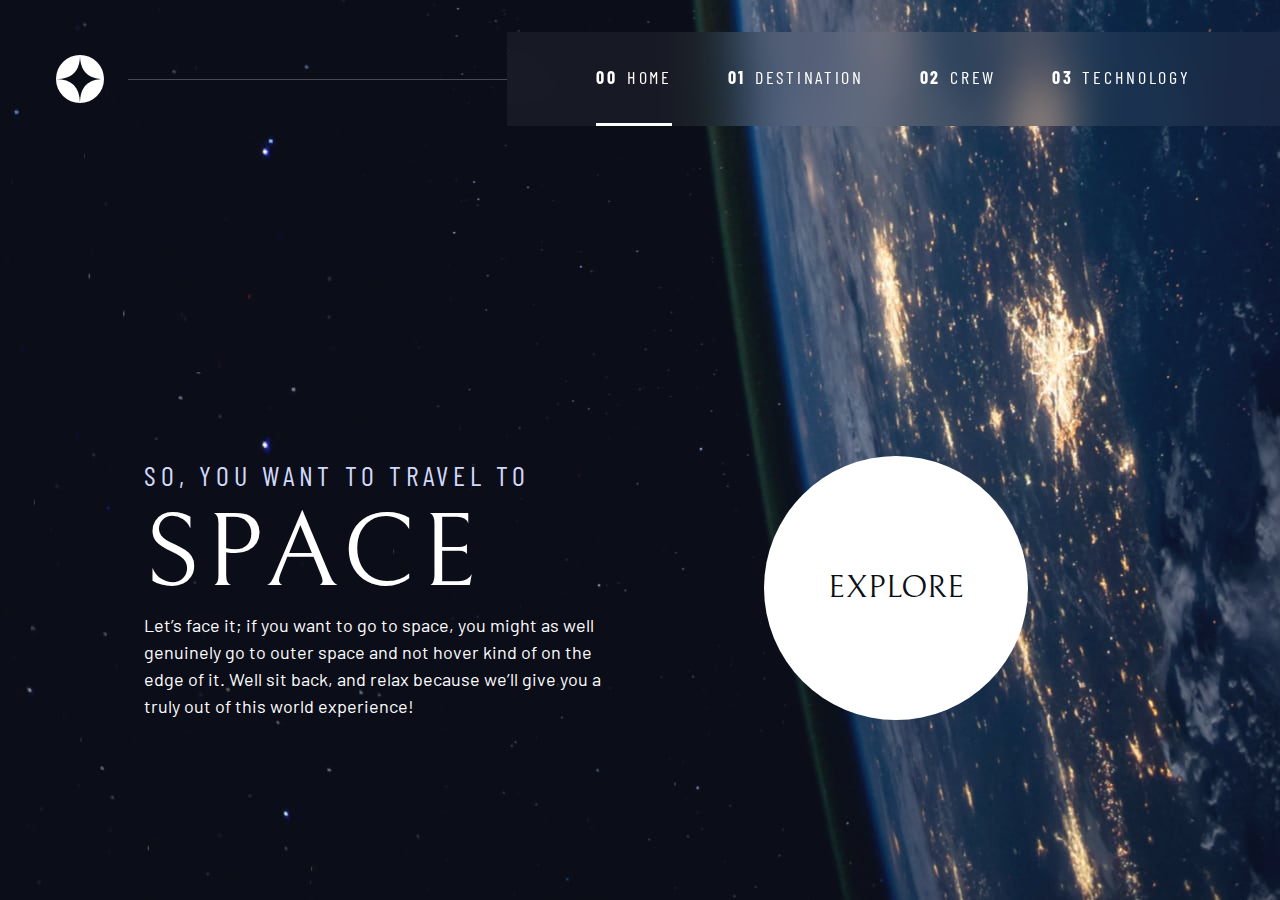
<file: index.html>
<!DOCTYPE html>
<html lang="en">
<head>
  <meta charset="UTF-8">
  <meta name="viewport" content="width=device-width, initial-scale=1.0">

  <link rel="icon" type="image/png" sizes="32x32" href="./assets/favicon-32x32.png">
  <link rel="stylesheet" href="index.css">
  <title>Frontend Mentor | Space tourism website</title>
  <script src="navigation.js" defer></script>
</head>
<body class="home">
  <a href="#main" class="skip-to-content">Skip to content</a>
  <header class="primary-header flex">
    <div>
      <img src="./assets/shared/logo.svg" alt="space logo" class="logo">
    </div>
    <button class="mobile-nav-toggle" aria-controls="primary-navigation" aria-expanded="false"><span class="sr-only">Menu</span></button>
      <nav>
          <ul id="primary-navigation" data-visible="false" class="primary-navigation underline-indicators flex">
              <li class="active">
                <a class="ff-sans-cond uppercase text-white letter-spacing-2" href="index.html">
                  <span aria-hidden="true">00</span>Home
                </a>
              </li>
              <li>
                <a class="ff-sans-cond uppercase text-white letter-spacing-2" href="destination.html">
                  <span aria-hidden="true">01</span>Destination
                </a>
              </li>
              <li>
                <a class="ff-sans-cond uppercase text-white letter-spacing-2" href="crew.html">
                  <span aria-hidden="true">02</span>Crew
                </a>
              </li>
              <li>
                <a class="ff-sans-cond uppercase text-white letter-spacing-2" href="technology.html">
                  <span aria-hidden="true">03</span>Technology
                </a>
              </li>
          </ul>
      </nav>
  </header>
  
  <main id="main" class="grid-container grid-container--home">
    <div>
      <h1 class="text-accent fs-500 ff-sans-cond uppercase letter-spacing-1">
        So, you want to travel to <span class="fs-900 ff-serif text-white d-block">Space</span>
      </h1>
      <p>
        Let’s face it; if you want to go to space, you might as well genuinely go to 
        outer space and not hover kind of on the edge of it. Well sit back, and relax 
        because we’ll give you a truly out of this world experience!
      </p> 
    </div>
    <div>
      <a href="destination.html" class="large-button uppercase ff-serif text-dark bg-white">Explore</a>
    </div>
  </main>
  

</body>
</html>
</file>
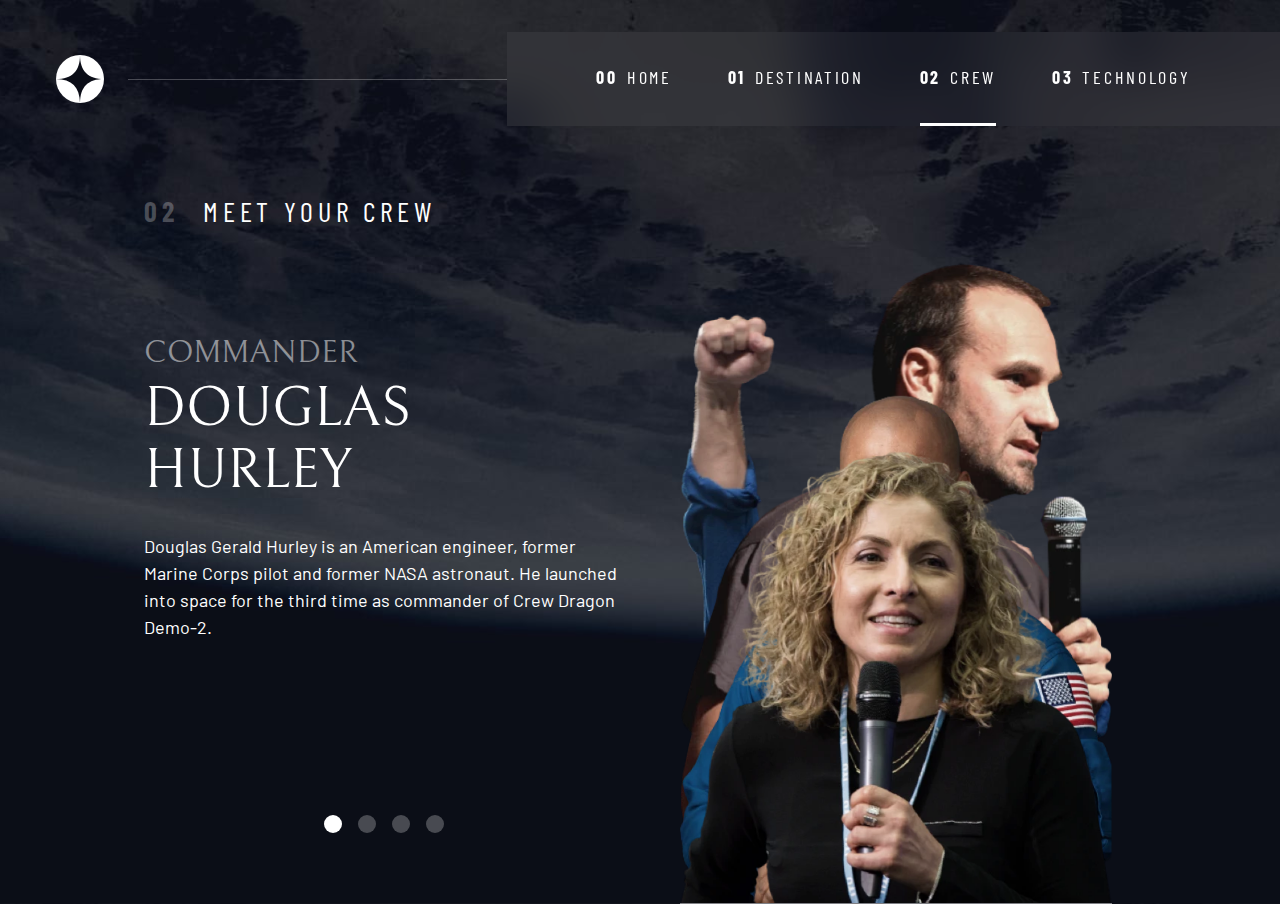
<file: crew.html>
<!DOCTYPE html>
<html lang="en">
<head>
  <meta charset="UTF-8">
  <meta name="viewport" content="width=device-width, initial-scale=1.0">

  <link rel="icon" type="image/png" sizes="32x32" href="./assets/favicon-32x32.png">
  <link rel="stylesheet" href="index.css">
  <title>Frontend Mentor | Space tourism website</title>
  <script src="navigation.js" defer></script>
  <script src="tabs.js" defer></script>
</head>

<body class="crew">
  <a href="#main" class="skip-to-content">Skip to content</a>
  <header class="primary-header flex">
    <div>
      <img src="./assets/shared/logo.svg" alt="space logo" class="logo">
    </div>
    <button class="mobile-nav-toggle" aria-controls="primary-navigation" aria-expanded="false"><span class="sr-only">Menu</span></button>
      <nav>
          <ul id="primary-navigation" data-visible="false" class="primary-navigation underline-indicators flex">
              <li>
                <a class="ff-sans-cond uppercase text-white letter-spacing-2" href="index.html">
                  <span aria-hidden="true">00</span>Home
                </a>
              </li>
              <li>
                <a class="ff-sans-cond uppercase text-white letter-spacing-2" href="destination.html">
                  <span aria-hidden="true">01</span>Destination
                </a>
              </li>
              <li class="active">
                <a class="ff-sans-cond uppercase text-white letter-spacing-2" href="crew.html">
                  <span aria-hidden="true">02</span>Crew
                </a>
              </li>
              <li>
                <a class="ff-sans-cond uppercase text-white letter-spacing-2" href="technology.html">
                  <span aria-hidden="true">03</span>Technology
                </a>
              </li>
          </ul>
      </nav>
  </header>

  <main id="main" class="grid-container grid-container--crew flow">

    <h1 class="numbered-title"><span aria-hidden="true">02 </span>Meet your crew</h1>
    <div class="dot-indicators flex" role="tablist" aria-label="crew member list">
      <button aria-selected="true" aria-controls="commander-tab" role="tab" data-image="commander-image" tabindex="0"><span class="sr-only">The commander</span></button>
      <button aria-selected="false" aria-controls="specialist-tab" role="tab" data-image="specialist-image" tabindex="-1"><span class="sr-only">The mission specialist</span></button>
      <button aria-selected="false" aria-controls="pilot-tab" role="tab" data-image="pilot-image" tabindex="-1"><span class="sr-only">The pilot</span></button>
      <button aria-selected="false" aria-controls="engineer-tab" role="tab" data-image="engineer-image" tabindex="-1"><span class="sr-only">The crew engineer</span></button>
    </div>
    <article class="crew-content flow" id="commander-tab" role="tabpanel" tabindex="0">
      <header class="flow flow--space-small">
        <h2 class="fs-600 ff-serif uppercase">Commander</h2> 
        <p class="fs-700 uppercase ff-serif">Douglas Hurley</p> 
      </header>
      
      <p>Douglas Gerald Hurley is an American engineer, former Marine Corps pilot 
        and former NASA astronaut. He launched into space for the third time as 
        commander of Crew Dragon Demo-2.
      </p>
    </article>
    <picture id="commander-image">
      <source srcset="assets/crew/image-douglas-hurley.webp" type="image/webp">
      <img src="assets/crew/image-douglas-hurley.png" alt=" Commander Douglas Hurley">
    </picture>

    <article hidden class="crew-content flow" id="specialist-tab" role="tabpanel" tabindex="0">
      <header class="flow flow--space-small">
        <h2 class="fs-600 ff-serif uppercase">Mission Specialist</h2> 
        <p class="fs-700 uppercase ff-serif">Mark Shuttleworth</p> 
      </header>
      
      <p>Mark Richard Shuttleworth is the founder and CEO of Canonical, the company behind 
        the Linux-based Ubuntu operating system. Shuttleworth became the first South 
        African to travel to space as a space tourist.
      </p>
    </article>
    <picture hidden id="specialist-image">
      <source srcset="assets/crew/image-mark-shuttleworth.webp" type="image/webp">
      <img src="assets/crew/image-mark-shuttleworth.png" alt=" Mark Shuttleworth">
    </picture>

    <article hidden class="crew-content flow" id="pilot-tab" role="tabpanel" tabindex="0">
      <header class="flow flow--space-small">
        <h2 class="fs-600 ff-serif uppercase">Pilot</h2> 
        <p class="fs-700 uppercase ff-serif">Victor Glover</p> 
      </header>
      
      <p>Pilot on the first operational flight of the SpaceX Crew Dragon to the 
        International Space Station. Glover is a commander in the U.S. Navy where 
        he pilots an F/A-18.He was a crew member of Expedition 64, and served as a 
        station systems flight engineer.
      </p>
    </article>
    <picture hidden id="pilot-image">
      <source srcset="assets/crew/image-victor-glover.webp" type="image/webp">
      <img src="assets/crew/image-victor-glover.png" alt=" Pilot Victor Glover">
    </picture>

    <article hidden class="crew-content flow" id="engineer-tab" role="tabpanel" tabindex="0">
      <header class="flow flow--space-small">
        <h2 class="fs-600 ff-serif uppercase">Flight Engineer</h2> 
        <p class="fs-700 uppercase ff-serif">Anousheh Ansari</p> 
      </header>
      
      <p>Anousheh Ansari is an Iranian American engineer and co-founder of Prodea Systems. 
        Ansari was the fourth self-funded space tourist, the first self-funded woman to 
        fly to the ISS, and the first Iranian in space. 
      </p>
    </article>
    <picture hidden id="engineer-image">
      <source srcset="assets/crew/image-anousheh-ansari.webp" type="image/webp">
      <img src="assets/crew/image-anousheh-ansari.png" alt=" Anousheh Ansari">
    </picture>
    
  </main>
  
</body>
</html>
</file>
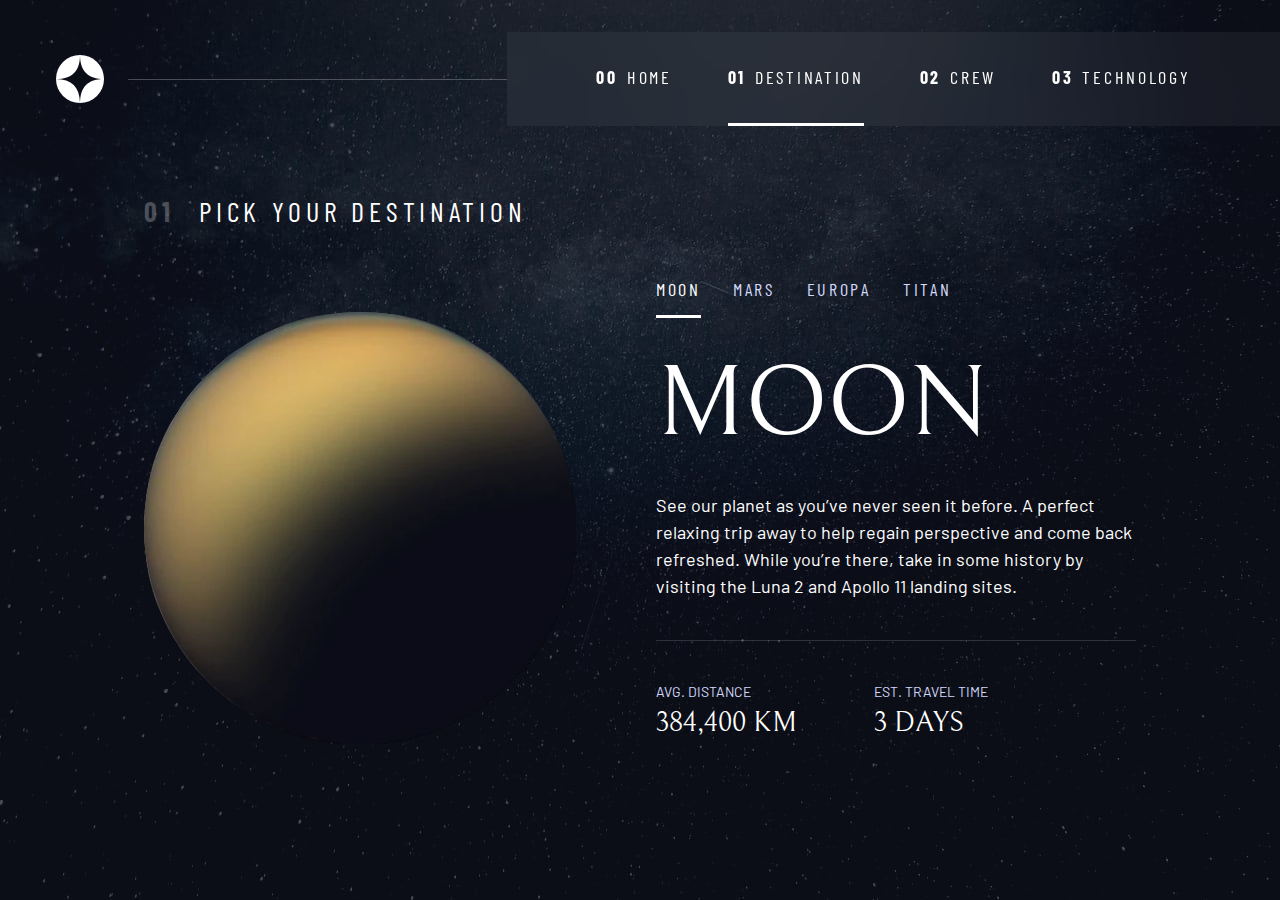
<file: destination.html>
<!DOCTYPE html>
<html lang="en">
<head>
  <meta charset="UTF-8">
  <meta name="viewport" content="width=device-width, initial-scale=1.0">

  <link rel="icon" type="image/png" sizes="32x32" href="./assets/favicon-32x32.png">
  <link rel="stylesheet" href="index.css">
  <title>Frontend Mentor | Space tourism website</title>
  <script src="navigation.js" defer></script>
  <script src="tabs.js" defer></script>
</head>

<body class="destination">
  <a href="#main" class="skip-to-content">Skip to content</a>
  <header class="primary-header flex">
    <div>
      <img src="./assets/shared/logo.svg" alt="space logo" class="logo">
    </div>
    <button class="mobile-nav-toggle" aria-controls="primary-navigation" aria-expanded="false"><span class="sr-only">Menu</span></button>
      <nav>
          <ul id="primary-navigation" data-visible="false" class="primary-navigation underline-indicators flex">
              <li>
                <a class="ff-sans-cond uppercase text-white letter-spacing-2" href="index.html">
                  <span aria-hidden="true">00</span>Home
                </a>
              </li>
              <li class="active">
                <a class="ff-sans-cond uppercase text-white letter-spacing-2" href="destination.html">
                  <span aria-hidden="true">01</span>Destination
                </a>
              </li>
              <li>
                <a class="ff-sans-cond uppercase text-white letter-spacing-2" href="crew.html">
                  <span aria-hidden="true">02</span>Crew
                </a>
              </li>
              <li>
                <a class="ff-sans-cond uppercase text-white letter-spacing-2" href="technology.html">
                  <span aria-hidden="true">03</span>Technology
                </a>
              </li>
          </ul>
      </nav>
  </header>

  <main id="main" class="grid-container grid-container--destination flow">
    <h1 class="numbered-title"><span aria-hidden="true">01 </span>Pick your destination</h1>


    <picture id="moon-image">
      <source srcset="assets/destination/image-moon.webp" type="image/webp">
      <img src="assets/destination/image-moon.png" alt=" the moon">
    </picture>
    <picture hidden id="mars-image">
      <source srcset="assets/destination/image-mars.webp" type="image/webp">
      <img src="assets/destination/image-mars.png" alt=" the planet mars">
    </picture>
    <picture hidden id="europa-image">
      <source srcset="assets/destination/image-europa.webp" type="image/webp">
      <img src="assets/destination/image-europa.png" alt=" the planet europa">
    </picture>
    <picture hidden id="titan-image">
      <source srcset="assets/destination/image-titan.webp" type="image/webp">
      <img src="assets/destination/image-titan.png" alt=" the planet titan">
    </picture>

    <div class="tab-list underline-indicators flex" role="tablist" aria-label="destination list">
      <button aria-selected="true" aria-controls="moon-tab" role="tab" class="uppercase text-accent letter-spacing-2 ff-sans-cond" tabindex="0" data-image="moon-image">Moon</button>
      <button aria-selected="false" aria-controls="mars-tab" role="tab" class="uppercase text-accent letter-spacing-2 ff-sans-cond" tabindex="-1" data-image="mars-image">Mars</button>
      <button aria-selected="false" aria-controls="europa-tab" role="tab" class="uppercase text-accent letter-spacing-2 ff-sans-cond" tabindex="-1" data-image="europa-image">Europa</button>
      <button aria-selected="false" aria-controls="titan-tab" role="tab" class="uppercase text-accent letter-spacing-2 ff-sans-cond" tabindex="-1" data-image="titan-image">Titan</button>
    </div>


      <!-- MOON ARTICLE -->

    <article class="destination-content flow" id="moon-tab" tabindex="0" role="tabpanel">

      <h2 class="fs-800 uppercase ff-serif">Moon</h2>
      <p>
        See our planet as you’ve never seen it before. A perfect relaxing trip away to help 
        regain perspective and come back refreshed. While you’re there, take in some history 
        by visiting the Luna 2 and Apollo 11 landing sites.
      </p>

      <div class="destination-meta flex">
        <div>
          <h3 class="text-accent fs-200 uppercase">Avg. distance</h3>
          <p class="ff-serif uppercase">384,400 km</p>
        </div>
        <div>
          <h3 class="text-accent fs-200 uppercase">Est. travel time</h3>
          <p class="ff-serif uppercase">3 days</p>
        </div>
      </div>
      
    </article>

    <!-- MARS ARTICLE -->

    <article hidden class="destination-content flow" id="mars-tab" tabindex="0" role="tabpanel">

      <h2 class="fs-800 uppercase ff-serif">Mars</h2>
      <p>
        Don’t forget to pack your hiking boots. You’ll need them to tackle Olympus Mons, 
        the tallest planetary mountain in our solar system. It’s two and a half times 
        the size of Everest!
      </p>

      <div class="destination-meta flex">
        <div>
          <h3 class="text-accent fs-200 uppercase">Avg. distance</h3>
          <p class="ff-serif uppercase">225 mil. km</p>
        </div>
        <div>
          <h3 class="text-accent fs-200 uppercase">Est. travel time</h3>
          <p class="ff-serif uppercase">9 months</p>
        </div>
      </div>
      
    </article>

    <!-- EUROPA ARTICLE -->

    <article hidden class="destination-content flow" id="europa-tab" tabindex="0" role="tabpanel">

      <h2 class="fs-800 uppercase ff-serif">Europa</h2>
      <p>
        The smallest of the four Galilean moons orbiting Jupiter, Europa is a 
        winter lover’s dream. With an icy surface, it’s perfect for a bit of 
        ice skating, curling, hockey, or simple relaxation in your snug 
        wintery cabin.
      </p>

      <div class="destination-meta flex">
        <div>
          <h3 class="text-accent fs-200 uppercase">Avg. distance</h3>
          <p class="ff-serif uppercase">628 mil. km</p>
        </div>
        <div>
          <h3 class="text-accent fs-200 uppercase">Est. travel time</h3>
          <p class="ff-serif uppercase">3 years</p>
        </div>
      </div>
      
    </article>

    <!-- TITAN ARTICLE -->

    <article hidden class="destination-content flow" id="titan-tab" tabindex="0" role="tabpanel">

      <h2 class="fs-800 uppercase ff-serif">Titan</h2>
      <p>
        The only moon known to have a dense atmosphere other than Earth, Titan 
        is a home away from home (just a few hundred degrees colder!). As a 
        bonus, you get striking views of the Rings of Saturn.
      </p>

      <div class="destination-meta flex">
        <div>
          <h3 class="text-accent fs-200 uppercase">Avg. distance</h3>
          <p class="ff-serif uppercase">1.6 bil. km</p>
        </div>
        <div>
          <h3 class="text-accent fs-200 uppercase">Est. travel time</h3>
          <p class="ff-serif uppercase">7 years</p>
        </div>
      </div>
      
    </article>
  
  </main>

  
</body>
</html>
</file>
<file: index.css>
/* ------------------------------------------------- */
/* ----------------- CUSTOM PROPERTIES ------------- */
/* ------------------------------------------------- */
@import url('https://fonts.googleapis.com/css2?family=Barlow+Condensed:wght@400;700&family=Barlow:wght@400;700&family=Bellefair&display=swap');

:root {
    /* colors */

    --clr-dark: 230, 35%, 7%;
    --clr-light: 231, 77%, 90%;
    --clr-white: 0, 0%, 100%;


    /* font-sizes */
    --fs-900: clamp(5rem, 7vw + 1rem , 9.375rem);
    --fs-800: 3.5rem;
    --fs-700: 1.5rem;
    --fs-600: 1.25rem;
    --fs-500: 1rem;
    --fs-400: 0.9375rem;
    --fs-300: 1rem;
    --fs-200: 0.875rem;

    /* font-families */
    --ff-serif: "Bellefair", serif;
    --ff-sans-cond: "Barlow Condensed", sans-serif;
    --ff-sans-normal: "Barlow", sans-serif;
}

@media (min-width: 35em) {
    :root {
        --fs-800: 5rem;
        --fs-700: 2.5rem;
        --fs-600: 1.5rem;
        --fs-500: 1.25rem;
        --fs-400: 1rem;
    }
}

@media (min-width: 45em) {
    :root {
        --fs-800: 6.25rem;
        --fs-700: 3.5rem;
        --fs-600: 2rem;
        --fs-500: 1.75rem;
        --fs-400: 1.125rem;
    }
}

/* ------------------------------------------------- */
/* --------------------- RESET ------------------- */
/* ------------------------------------------------- */

/* box-sizing */
*,
*::before,
*::after {
    box-sizing: border-box;   
}

 /* reset margin */
body,
h1,
h2,
h3,
h4,
h5,
h6,
p,
figure,
picture {
    margin: 0;
}

h1,
h2,
h3,
h4,
h5,
h6 {
    font-weight: 400;
}

/* set up the body */
body {
    font-family: var(--ff-sans-normal);
    font-size: var(--fs-400);
    color:hsl( var(--clr-white) );
    font-weight: 400;
    background-color: hsl( var(--clr-dark) );
    line-height: 1.5;
    min-height: 100vh;
    
    display: grid;
    grid-template-rows: min-content 1fr;

    overflow-x: hidden;
}

/* makes images easier to work with */
img,
picture {
    max-width: 100%;
    display: block;
}

/* makes form elements easier to work with */
input,
button,
textarea,
select {
    font: inherit;
}

/* turn animations off for people who don't want them */

@media (prefers-reduced-motion: reduce) {
    html:focus-within {
     scroll-behavior: auto;
    }
    
    *,
    *::before,
    *::after {
      animation-duration: 0.01ms !important;
      animation-iteration-count: 1 !important;
      transition-duration: 0.01ms !important;
      scroll-behavior: auto !important;
    }
  }

/* ------------------------------------------------- */
/* --------------------- UTILITY ------------------- */
/* ------------------------------------------------- */

.flex {
    display: flex;
    gap: var(--gap, 1rem);
}

.grid {
    display: grid;
    gap: var(--gap, 1rem);
}

.d-block {
    display: block;
}

.flow > *:where(:not(:first-child)){
    margin-top: var(--flow-space, 1rem);
}

.flow--space-small {
    --flow-space: 0.5rem;
}
.container {
    padding-inline: 2em;
    max-width: 80rem;
    margin-inline: auto;
}


/* for screen readers */

.sr-only {
    position: absolute;
    width: 1px;
    height: 1px;
    padding: 0;
    margin: -1px;
    overflow: hidden;
    clip: rect(0, 0, 0, 0);
    white-space: nowrap; /* added line */
    border: 0;
}

.skip-to-content {
    position: absolute;
    z-index: 9999;
    background-color: hsl( var(--clr-white) );
    color: hsl( var(--clr-dark) );
    padding: .5em 1em;
    margin-inline: auto;
    transform: translateY(-100%);
    transition: transform 250ms ease-in-out;
}

.skip-to-content:focus {
    transform: translateY(0);
}

/* ------------------------------------------------- */
/* --------------------- colors ------------------- */
/* ------------------------------------------------- */

.bg-dark { background-color: hsl( var(--clr-dark) );}
.bg-accent { background-color: hsl( var(--clr-light) );}
.bg-white { background-color: hsl( var(--clr-white) );}

.text-dark { color: hsl( var(--clr-dark) );}
.text-accent { color: hsl( var(--clr-light) );}
.text-white { color: hsl( var(--clr-white) );}

/* ------------------------------------------------- */
/* -------------------- typography ----------------- */
/* ------------------------------------------------- */

.ff-serif { font-family: var(--ff-serif); }
.ff-sans-cond { font-family: var(--ff-sans-cond); }
.ff-sans-normal { font-family: var(--ff-sans-normal); }

.letter-spacing-1 { letter-spacing: 4.75px; }
.letter-spacing-2 { letter-spacing: 2.7px; }
.letter-spacing-3 { letter-spacing: 2.35px; }

.uppercase { text-transform: uppercase; }

.fs-900 { font-size: var(--fs-900); }
.fs-800 { font-size: var(--fs-800); }
.fs-700 { font-size: var(--fs-700); }
.fs-600 { font-size: var(--fs-600); }
.fs-500 { font-size: var(--fs-500); }
.fs-400 { font-size: var(--fs-400); }
.fs-300 { font-size: var(--fs-300); }
.fs-200 { font-size: var(--fs-200); }

.fs-900,
.fs-800,
.fs-700,
.fs-600 {
    line-height: 1.1;
}

.numbered-title {
    text-transform: uppercase;
    font-family: var(--ff-sans-cond);
    font-size: var(--fs-500);
    letter-spacing: 4.72px;
}

.numbered-title span {
    margin-right: 0.5em;
    font-weight: 700;
    color: hsla( var(--clr-white), 0.25);
}

/* ------------------------------------------------- */
/* -----------------    COMPONENTS     ------------- */
/* ------------------------------------------------- */

.large-button {
    font-size: 2rem;
    display: inline-grid;
    position: relative;
    z-index: 1;
    border-radius: 50%;
    place-items: center;
    padding: 0 2em;
    aspect-ratio: 1;
    text-decoration: none;
}
.large-button::after {
    content: '';
    position: absolute;
    z-index: -1;
    background: hsla( var(--clr-white), 0.15) ;
    width: 100%;
    height: 100%;
    border-radius: 50%;
    transition: opacity 500ms linear, transform 750ms ease-in-out;
    opacity: 0;
}

.large-button:hover::after,
.large-button:focus::after {
    transform: scale(1.5);
    opacity: 1;
}

/* primary header */

.logo {
    margin: 1.5rem clamp(1.5rem, 5vw, 3.5rem);
}

.primary-header {
    justify-content: space-between;
    align-items: center;
}

.primary-navigation {
    --gap: clamp(1.5rem, 5vw, 3.5rem);
    --underline-gap: 2rem;
    list-style: none;
    padding: 0;
    margin: 0;
    background: hsla( var(--clr-dark), .95 );
}

.primary-navigation a {
    text-decoration: none;
}

.primary-navigation a > span {
    font-weight: 700;
    margin-right: 0.5em;
}

.mobile-nav-toggle {
    display: none;
}

@supports (backdrop-filter: blur(1rem)) {
    .primary-navigation {
        background: hsla( var(--clr-white), .05 );
        backdrop-filter: blur(1.5rem);
    }
}

@media (max-width: 35em) {
    .primary-navigation {
        --underline-gap: .5rem;
        position: fixed;
        z-index: 1000;
        inset: 0 0 0 30%;
        list-style: none;
        padding: min(20rem, 15vh) 2rem;
        margin: 0;
        flex-direction: column;
        transform: translateX(100%);
        transition: transform 500ms ease-in-out;
    }

    .primary-navigation[data-visible="true"] {
        transform: translateX(0);
    }

    .primary-navigation.underline-indicators > .active {
        border: 0;
        /* border-right: .2rem solid hsla( var(--clr-white), 1 ); */
    }

    .mobile-nav-toggle {
        display: block;
        position: absolute;
        z-index: 2000;
        right: 1rem;
        top: 2rem;
        background-color: transparent;
        background-image: url(./assets/shared/icon-hamburger.svg);
        background-repeat: no-repeat;
        background-position: center;
        width: 1.5rem;
        aspect-ratio: 1;
        border: 0;
    }

    .mobile-nav-toggle[aria-expanded="true"]{
        background-image: url(./assets/shared/icon-close.svg);
    }

    .mobile-nav-toggle:focus-visible {
        outline: 5px solid --clr-white;
        outline-offset: 5px;
    }
}

@media (min-width: 35em) {
    .primary-navigation {
        padding-inline: clamp(3rem, 7vw, 7rem);
    }
}

@media (min-width: 35em) and (max-width: 45em) {
    
    .primary-navigation a > span {
        display: none;
    }
}

@media (min-width: 45em) {
    
    .primary-header::after {
        content: '';
        display: block;
        position: relative;
        height: 1px;
        margin-right: -2.5rem;
        background: hsla( var(--clr-white), 0.25);
        width: 100%;
        order: 1;
    }

    nav {
        order: 2;
    }

    .primary-navigation {
        margin-block: 2rem;
    }
}

.underline-indicators > * {
    border: 0;
    border-bottom: .2rem solid hsla( var(--clr-white), 0 );
    cursor: pointer;
    padding: var(--underline-gap, .75rem) 0;
    background-color: transparent;
}

.underline-indicators > *:hover,
.underline-indicators > *:focus {
    border-color: hsla( var(--clr-white), 0.5 );
}

.underline-indicators > .active,
.underline-indicators > [aria-selected="true"] {
    border-color: hsla( var(--clr-white), 1);
    color: hsla( var(--clr-white), 1);
}

.tab-list {
    --gap: 2rem;
}

.dot-indicators > * {
    border: 0;
    border-radius: 50%;
    aspect-ratio: 1;
    cursor: pointer;
    padding: .5em;
    background-color: hsla( var(--clr-white), 0.25);
}

.dot-indicators > *:hover,
.dot-indicators > *:focus {
    background-color: hsla( var(--clr-white), 0.5);
}

.dot-indicators > [aria-selected="true"] {
    background-color: hsla( var(--clr-white), 1);
}

.number-indicators > * {
    border: 1px solid hsla( var(--clr-white),0.5 );
    border-radius: 50%;
    aspect-ratio: 1;
    width: 20%;
    cursor: pointer;
    padding: .5em;
    background-color: transparent;
    color: hsl( var(--clr-white) );
}

.number-indicators > *:hover,
.number-indicators > *:focus {
    border-color: hsla( var(--clr-white), 1);
}

.number-indicators > [aria-selected="true"] {
    background-color: hsla( var(--clr-white), 1);
    color: hsl( var(--clr-dark) );
}

/* ------------------------------------------------- */
/* ------------- PAGE SPECIFIC background ---------- */
/* ------------------------------------------------- */

body {
    background-size: cover;
    background-position: bottom center;
}
/* HOME */

.home {
    background-image: url(./assets/home/background-home-mobile.jpg);
}

@media (min-width: 35rem) {
    .home {
        background-image: url(./assets/home/background-home-tablet.jpg);
        background-position: center center;
    }
    
}

@media (min-width: 45rem) {
    .home {
        background-image: url(./assets/home/background-home-desktop.jpg);
    }
    
}

/* DESTINATION */

.destination {
    background-image: url(./assets/destination/background-destination-mobile.jpg);
}

@media (min-width: 35rem) {
    .destination {
        background-image: url(./assets/destination/background-destination-tablet.jpg);
        background-position: center center;
    }
    
}

@media (min-width: 45rem) {
    .destination {
        background-image: url(./assets/destination/background-destination-desktop.jpg);
    }
    
}

/* CREW */

.crew {
    background-image: url(./assets/crew/background-crew-mobile.jpg);
}

@media (min-width: 35rem) {
    .crew {
        background-image: url(./assets/crew/background-crew-tablet.jpg);
        background-position: center center;
    }
    
}

@media (min-width: 45rem) {
    .crew {
        background-image: url(./assets/crew/background-crew-desktop.jpg);
    }
    
}

/* ------------------------------------------------- */
/* -------------         Layout           ---------- */
/* ------------------------------------------------- */

.grid-container {
    display: grid;
    text-align: center;
    place-items: center;
    padding-inline: 1rem;
    padding-bottom: 3rem;
}

.grid-container p:not([class]) {
    max-width: 50ch;
}

.numbered-title {
    grid-area: title;
}

/* Destination Layout */

.grid-container--destination {
    --flow-space: 2rem;
    grid-template-areas: 
        'title'
        'image'
        'tabs'
        'content';
}

.grid-container--destination > picture {
    grid-area: image;
    max-width: 60%;
    align-self: end;
}

.grid-container--destination > .tab-list {
    grid-area: tabs;
}

.grid-container--destination > .destination-content {
    grid-area: content;
}

.destination-meta {
    flex-direction: column;
    border-top: 1px solid hsla( var(--clr-white), 0.15);
    padding-top: 2.5rem;
    margin-top: 2.5rem;
}

.destination-meta p {
    font-size: 1.75rem;
}

/* crew layout */

.grid-container--crew {
    --flow-space: 2rem;
    grid-template-areas: 
        'title'
        'image'
        'tabs'
        'content';
}

.grid-container--crew > picture {
    grid-area: image;
    max-width: 60%;
    border-bottom: 1px solid hsla( var(--clr-white), 0.15);
}

.grid-container--crew > .dot-indicators {
    grid-area: tabs;
}

.grid-container--crew > .crew-content {
    grid-area: content;
}

.crew-content h2 {
    color: hsla( var(--clr-white), 0.5);
}


/* media query for layouts */

@media (min-width: 35em) {
    .numbered-title {
        justify-self: start;
        margin-block-start: 2rem;
    }

    .destination-meta {
        flex-direction: row;
        justify-content: space-evenly;
    }

    .grid-container--crew {
        padding-bottom: 0;
        grid-template-areas: 
            'title'
            'content'
            'tabs'
            'image';
    }
}

@media (min-width: 45em) {
    .grid-container {
        text-align: left;
        column-gap: var(--container-gap, 2rem);
        grid-template-columns: minmax(1rem, 1fr) repeat(2,minmax(0, 30rem)) minmax(1rem, 1fr);
    }

    .grid-container--home {
        padding-bottom: max(6rem, 20vh);
        align-items: end;
    }
    .grid-container--home > *:first-child {
        grid-column: 2;
    }
        
    .grid-container--home > *:last-child {
        grid-column: 3;
    }

    .grid-container--destination {
        justify-items: start;
        align-content: start;
        grid-template-areas: 
            '. title title .'
            '. image tabs .'
            '. image content .';
    }

    .grid-container--destination > picture,
    .grid-container--crew > picture {
        max-width: 90%;
    }

    .destination-meta {
        justify-content: start;
        --gap: min(6vw, 6rem);
    }

    .grid-container--crew {
        grid-template-areas: 
            '. title title .'
            '. content image .'
            '. tabs image .';
    }

    .grid-container--crew > picture {
        align-self: end;
    }
}
</file>
